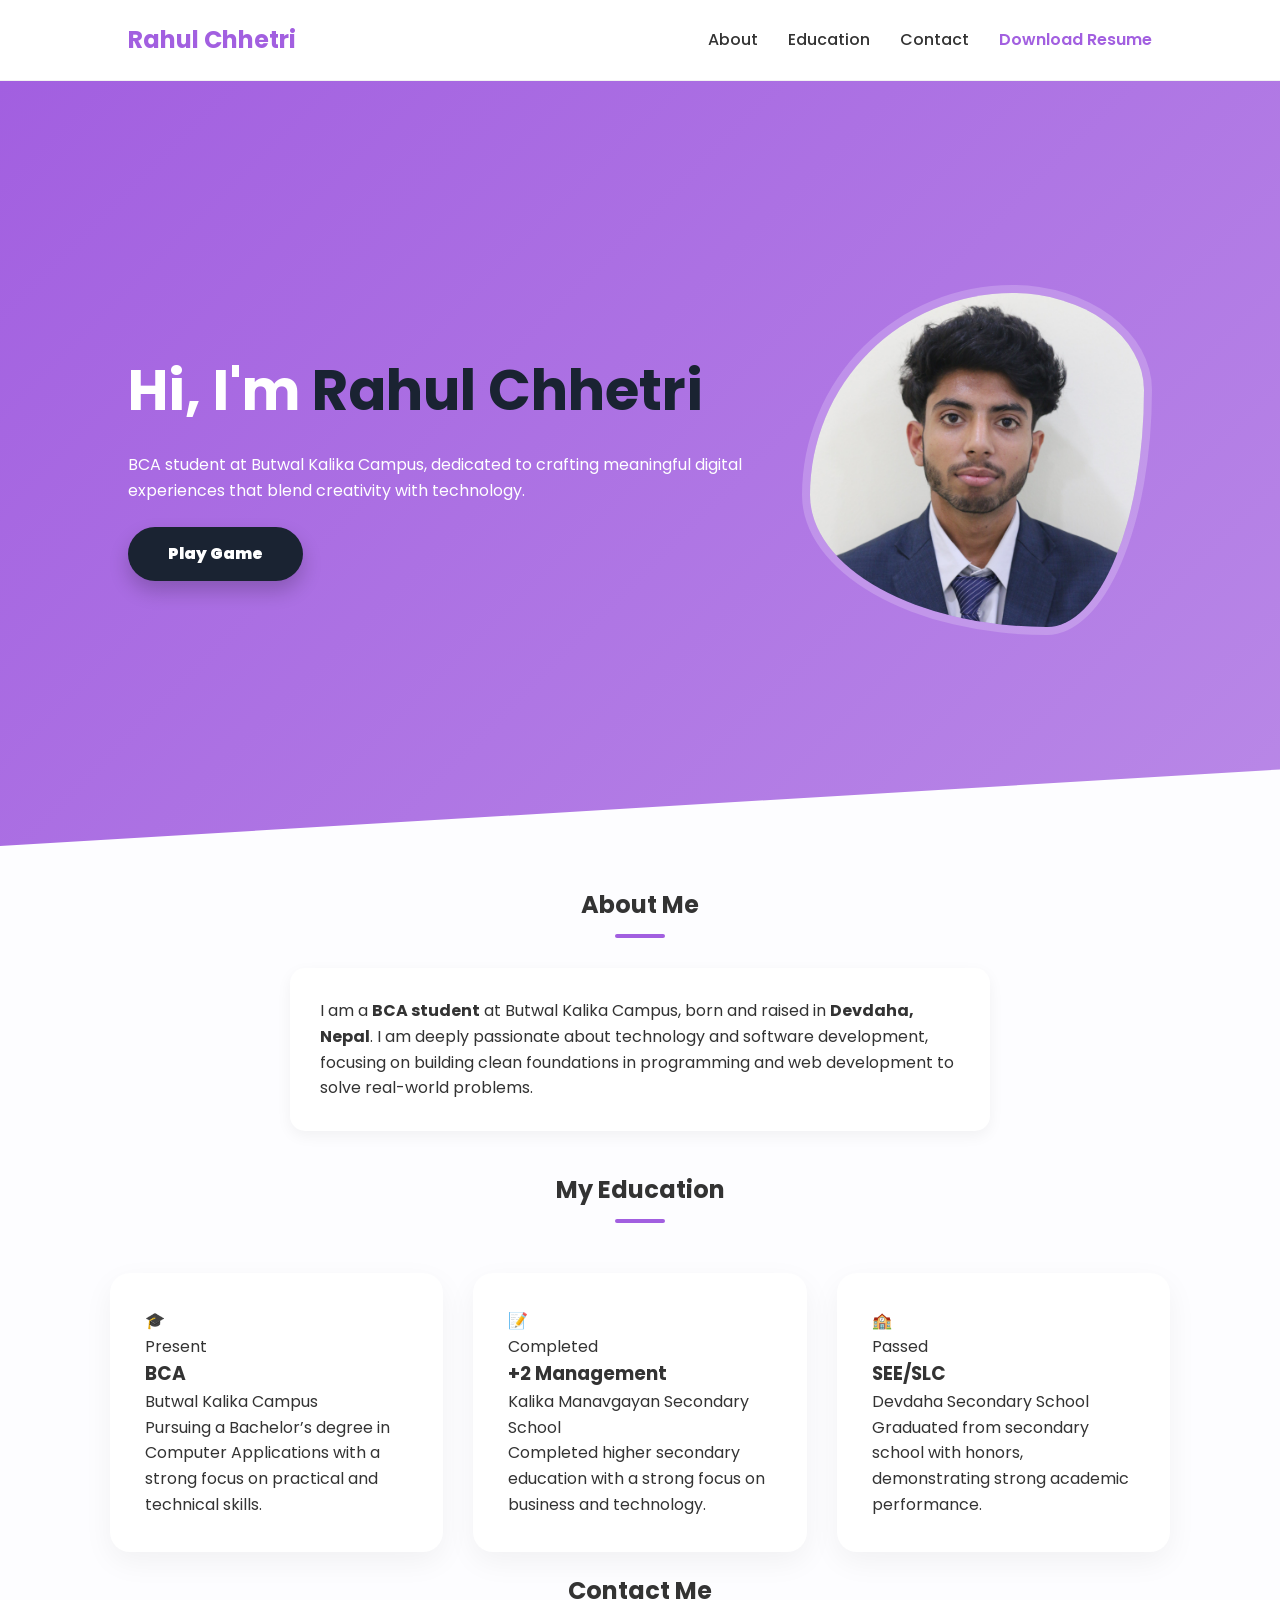
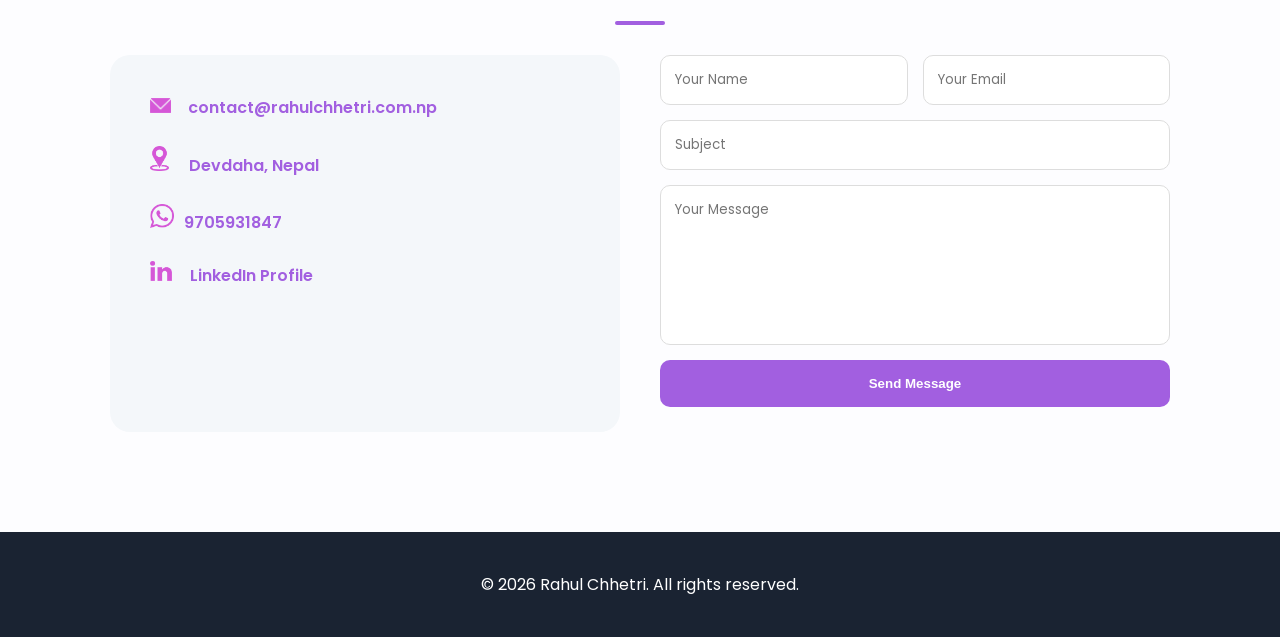
<file: index.html>
<!doctype html>
<html lang="en">
    <head>
        <meta charset="UTF-8" />
        <meta name="viewport" content="width=device-width, initial-scale=1.0" />
        <title>Rahul Chhetri | Portfolio</title>
        <link rel="stylesheet" href="style.css" />
        <link
            href="https://fonts.googleapis.com/css2?family=Poppins:wght@300;400;600;700&display=swap"
            rel="stylesheet"
        />
    </head>
    <body>
        <header>
            <nav>
                <h3 class="name">Rahul Chhetri</h3>

                <input type="checkbox" id="check" />
                <label for="check" class="checkbtn">
                    <span>☰</span>
                </label>

                <ul class="nav-links">
                    <li><a href="#about">About</a></li>
                    <li><a href="#education">Education</a></li>
                    <li><a href="#contact">Contact</a></li>
                    <li>
                        <a
                            href="My Resume.pdf"
                            download="Rahul_Chhetri_Resume"
                            class="res-link"
                            >Download Resume</a
                        >
                    </li>
                </ul>
            </nav>
        </header>

        <main>
            <section class="hero">
                <div class="hero-content">
                    <h1>
                        Hi, I'm <span class="highlight">Rahul Chhetri</span>
                    </h1>
                    <p>
                        BCA student at Butwal Kalika Campus, dedicated to
                        crafting meaningful digital experiences that blend
                        creativity with technology.
                    </p>
                    <div class="hero-btns">
                        <a href="snake.html" class="btn-main">Play Game </a>
                    </div>
                </div>
                <div class="hero-img-container">
                    <img src="rahulpic.jpeg" alt="Rahul Chhetri" />
                </div>
            </section>

            <section id="about" class="about-section">
                <div class="section-title">
                    <h2>About Me</h2>
                    <div class="purple-line"></div>
                </div>
                <div class="about-card">
                    <p>
                        I am a <b>BCA student</b> at Butwal Kalika Campus, born
                        and raised in <b>Devdaha, Nepal</b>. I am deeply
                        passionate about technology and software development,
                        focusing on building clean foundations in programming
                        and web development to solve real-world problems.
                    </p>
                </div>
            </section>

            <section id="education" class="education-section">
                <div class="section-title">
                    <h2>My Education</h2>
                    <div class="purple-line"></div>
                </div>
                <div class="education-grid">
                    <div class="edu-card">
                        <div class="edu-icon">🎓</div>
                        <span class="edu-date">Present</span>
                        <h3>BCA</h3>
                        <p class="school">Butwal Kalika Campus</p>
                        <p class="description">
                            Pursuing a Bachelor’s degree in Computer
                            Applications with a strong focus on practical and
                            technical skills.
                        </p>
                    </div>

                    <div class="edu-card">
                        <div class="edu-icon">📝</div>
                        <span class="edu-date">Completed</span>
                        <h3>+2 Management</h3>
                        <p class="school">Kalika Manavgayan Secondary School</p>
                        <p class="description">
                            Completed higher secondary education with a strong
                            focus on business and technology.
                        </p>
                    </div>

                    <div class="edu-card">
                        <div class="edu-icon">🏫</div>
                        <span class="edu-date">Passed</span>
                        <h3>SEE/SLC</h3>
                        <p class="school">Devdaha Secondary School</p>
                        <p class="description">
                            Graduated from secondary school with honors,
                            demonstrating strong academic performance.
                        </p>
                    </div>
                </div>
            </section>

            <section id="contact" class="contact-section">
                <div class="section-title">
                    <h2>Contact Me</h2>
                    <div class="purple-line"></div>
                </div>
                <div class="contact-container">
                    <div class="contact-info">
                        <div class="info-item">
                            <img
                                class="mail"
                                src="Mail logo.png"
                                alt="mail logo"
                            /><a
                                href="mailto:contact@rahulchhetri.com.np"
                                class="link-item"
                                >contact@rahulchhetri.com.np</a
                            >
                        </div>
                        <br />
                        <div class="info-item">
                            <img
                                class="location"
                                src="location.png"
                                alt="location logo"
                            /><a
                                href="https://www.google.com/maps/place/Devdaha+Municipality/@27.6486578,83.4813904,12z/data=!3m1!4b1!4m6!3m5!1s0x3996823a5bbc88a3:0x76486fa8dca07f89!8m2!3d27.6588144!4d83.570964!16s%2Fm%2F02q8yq3?entry=ttu&g_ep=EgoyMDI2MDUxNy4wIKXMDSoASAFQAw%3D%3D"
                                class="link-item"
                            >
                                Devdaha, Nepal</a
                            >
                        </div>
                        <br />
                        <div class="info-item">
                            <img
                                class="number"
                                src="Whatsapp logo.png"
                                alt="Phone logo"
                            /><a href="tel:+9779705931847" class="link-item"
                                >9705931847</a
                            >
                        </div>
                        <br />
                        <div class="info-item">
                            <img
                                class="link"
                                src="Linkdin logo.png"
                                alt="linkdin logo"
                            />
                            <a
                                href="https://www.linkedin.com/in/rahulchhetri-/"
                                target="_blank"
                                class="link-item"
                            >
                                LinkedIn Profile</a
                            >
                        </div>
                    </div>

                    <form
                        id="contact-form"
                        action="https://formspree.io/f/mlgwlgpo"
                        method="POST"
                        class="contact-form"
                    >
                        <div class="form-row">
                            <input
                                type="text"
                                name="name"
                                placeholder="Your Name"
                                required
                            />
                            <input
                                type="email"
                                name="email"
                                placeholder="Your Email"
                                required
                            />
                        </div>
                        <input
                            type="text"
                            name="subject"
                            placeholder="Subject"
                        />
                        <textarea
                            name="message"
                            placeholder="Your Message"
                            required
                        ></textarea>
                        <button type="submit" id="submit-btn">
                            Send Message
                        </button>
                        <p
                            id="form-status"
                            style="margin-top: 10px; font-weight: 600"
                        ></p>
                    </form>
                </div>
                <div id="popup">
                    <div class="popup-content">
                        <img src="20 83.png" alt="Happy New Year" class="hny" />
                        <button class="close-text" onclick="closePopup()">
                            Close
                        </button>
                    </div>
                </div>
            </section>
        </main>

        <footer>
            <p>© 2026 Rahul Chhetri. All rights reserved.</p>
        </footer>
        <script src="script.js"></script>
    </body>
</html>
</file>
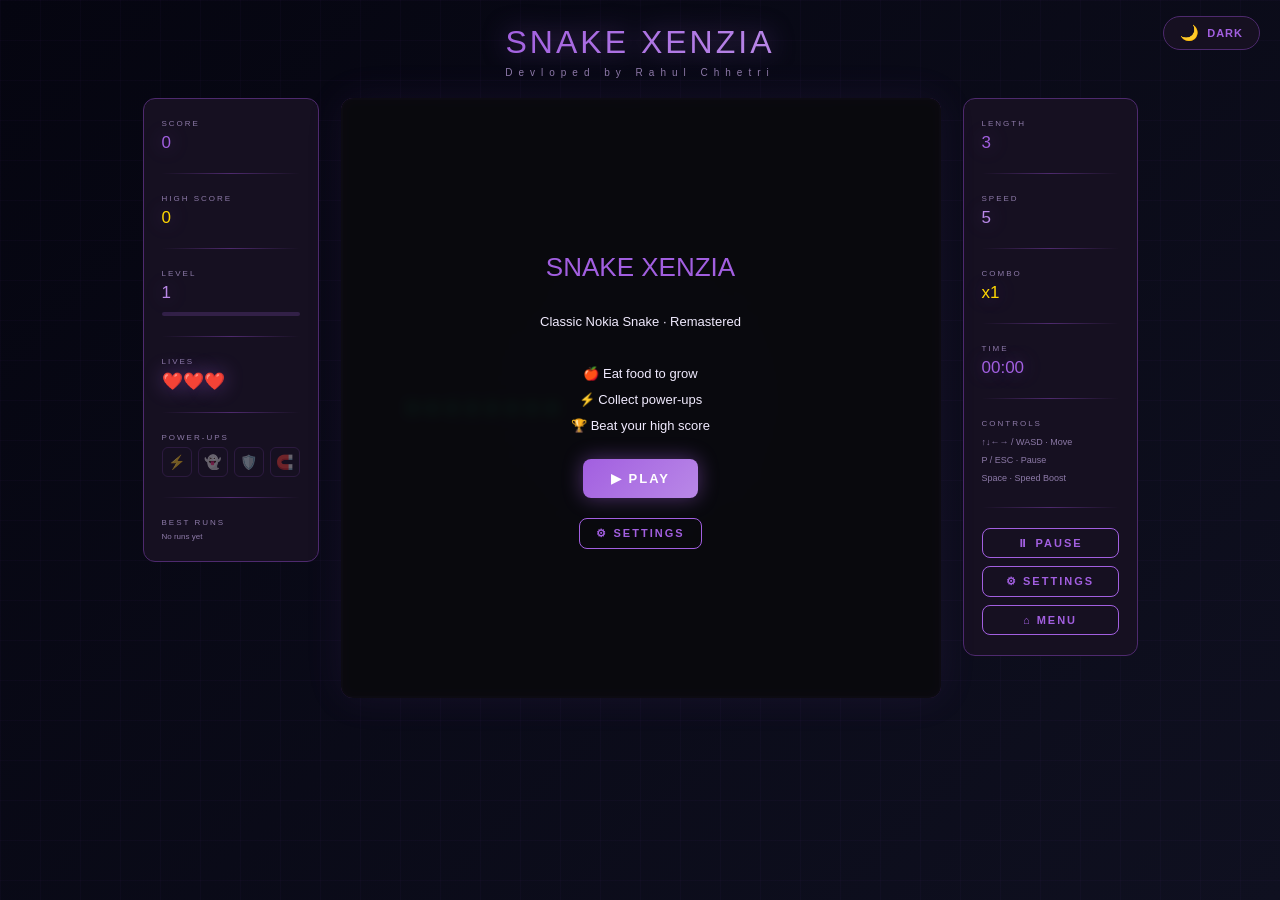
<file: snake.html>
<!DOCTYPE html>
<html lang="en">
<head>
<meta charset="UTF-8">
<meta name="viewport" content="width=device-width, initial-scale=1.0, user-scalable=no">
<title>Snake Xenzia</title>
<link rel="stylesheet" href="snakestyle.css">
<link href="https://fonts.googleapis.com/css2?family=Press+Start+2P&family=Orbitron:wght@400;700;900&display=swap" rel="stylesheet">
</head>
<body>

<div id="app">
  <header>
    <div class="title">SNAKE XENZIA</div>
    <div class="subtitle">Devloped by Rahul Chhetri</div>
    <button class="theme-toggle" onclick="toggleTheme()" id="themeBtn">
  <span class="toggle-icon">🌙</span>
  <span id="themeLabel">DARK</span>
</button>
  </header>

  <div class="game-wrapper">
    <!-- Left Panel -->
    <div class="side-panel" id="leftPanel">
      <div class="stat-block">
        <div class="stat-label">Score</div>
        <div class="stat-value" id="scoreDisplay">0</div>
      </div>
      <div class="divider"></div>
      <div class="stat-block">
        <div class="stat-label">High Score</div>
        <div class="stat-value gold" id="hiScoreDisplay">0</div>
      </div>
      <div class="divider"></div>
      <div class="stat-block">
        <div class="stat-label">Level</div>
        <div class="stat-value cyan" id="levelDisplay">1</div>
        <div class="level-indicator">
          <div class="level-bar-bg">
            <div class="level-bar-fill" id="levelBar" style="width:0%"></div>
          </div>
        </div>
      </div>
      <div class="divider"></div>
      <div class="stat-block">
        <div class="stat-label">Lives</div>
        <div class="stat-value" id="livesDisplay">❤️️❤️️❤️️</div>
      </div>
      <div class="divider"></div>
      <div class="stat-block">
        <div class="stat-label">Power-ups</div>
        <div class="powerup-slots" id="powerupSlots">
          <div class="powerup-slot" title="Speed Boost">⚡</div>
          <div class="powerup-slot" title="Ghost Mode">👻</div>
          <div class="powerup-slot" title="Shield">🛡️</div>
          <div class="powerup-slot" title="Magnet">🧲</div>
        </div>
      </div>
      <div class="divider"></div>
      <div class="stat-block">
        <div class="stat-label">Best Runs</div>
        <div class="leaderboard" id="leaderboard"></div>
      </div>
    </div>

    <!-- Canvas -->
    <div class="canvas-container" id="canvasContainer">
      <canvas id="gameCanvas"></canvas>

      <!-- Start Screen -->
      <div class="overlay" id="startOverlay">
        <div class="overlay-title green">SNAKE XENZIA</div>
        <div class="overlay-score">
          Classic Nokia Snake · Remastered<br><br>
          🍎 Eat food to grow<br>
          ⚡ Collect power-ups<br>
          🏆 Beat your high score
        </div>
        <button class="btn btn-primary" onclick="startGame()">▶ PLAY</button>
        <button class="btn btn-secondary btn-sm" onclick="showSettings()">⚙ SETTINGS</button>
      </div>

      <!-- Pause Screen -->
      <div class="overlay hidden" id="pauseOverlay">
        <div class="overlay-title" style="color:var(--accent2)">PAUSED</div>
        <button class="btn btn-primary" onclick="resumeGame()">▶ RESUME</button>
        <button class="btn btn-secondary btn-sm" onclick="restartGame()">↺ RESTART</button>
        <button class="btn btn-secondary btn-sm" onclick="goMenu()">⌂ MENU</button>
      </div>

      <!-- Game Over Screen -->
      <div class="overlay hidden" id="gameOverOverlay">
        <div class="overlay-title red">GAME OVER</div>
        <div class="overlay-score" id="finalScoreText"></div>
        <button class="btn btn-primary" onclick="restartGame()">▶ PLAY AGAIN</button>
        <button class="btn btn-secondary btn-sm" onclick="goMenu()">⌂ MENU</button>
      </div>

      <!-- Level Up Screen -->
      <div class="overlay hidden" id="levelUpOverlay">
        <div class="overlay-title gold">LEVEL UP!</div>
        <div class="overlay-score" id="levelUpText"></div>
      </div>
    </div>

    <!-- Right Panel -->
    <div class="side-panel" id="rightPanel">
      <div class="stat-block">
        <div class="stat-label">Length</div>
        <div class="stat-value" id="lengthDisplay">3</div>
      </div>
      <div class="divider"></div>
      <div class="stat-block">
        <div class="stat-label">Speed</div>
        <div class="stat-value cyan" id="speedDisplay">5</div>
      </div>
      <div class="divider"></div>
      <div class="stat-block">
        <div class="stat-label">Combo</div>
        <div class="stat-value gold" id="comboDisplay">x1</div>
      </div>
      <div class="divider"></div>
      <div class="stat-block">
        <div class="stat-label">Time</div>
        <div class="stat-value" id="timeDisplay">00:00</div>
      </div>
      <div class="divider"></div>
      <div class="stat-block">
        <div class="stat-label">Controls</div>
        <div style="font-size:9px;color:var(--muted);line-height:2">
          ↑↓←→ / WASD · Move<br>
          P / ESC · Pause<br>
          Space · Speed Boost
        </div>
      </div>
      <div class="divider"></div>
      <div style="display:flex;flex-direction:column;gap:8px;">
        <button class="btn btn-secondary btn-sm" onclick="togglePause()" id="pauseBtn">⏸ PAUSE</button>
        <button class="btn btn-secondary btn-sm" onclick="showSettings()">⚙ SETTINGS</button>
        <button class="btn btn-secondary btn-sm" onclick="goMenu()">⌂ MENU</button>
      </div>
    </div>
  </div>

  <!-- Mobile Controls -->
  <div id="mobileControls">
    <div class="ctrl-row">
      <div class="ctrl-btn" id="btnUp" ontouchstart="mobileDir('UP')" ontouchend="mobileRelease('UP')">▲</div>
    </div>
    <div class="ctrl-row">
      <div class="ctrl-btn" id="btnLeft" ontouchstart="mobileDir('LEFT')" ontouchend="mobileRelease('LEFT')">◀</div>
      <div class="ctrl-btn" id="btnDown" ontouchstart="mobileDir('DOWN')" ontouchend="mobileRelease('DOWN')">▼</div>
      <div class="ctrl-btn" id="btnRight" ontouchstart="mobileDir('RIGHT')" ontouchend="mobileRelease('RIGHT')">▶</div>
    </div>
    <div class="ctrl-row">
      <div class="ctrl-btn" style="width:128px;font-size:13px;letter-spacing:1px" ontouchstart="togglePause()">⏸ PAUSE</div>
    </div>
  </div>

  <!-- Settings Panel -->
  <div id="settingsPanel" style="display:none;">
    <div class="settings-title">⚙ SETTINGS & CUSTOMIZATION</div>
    <div class="settings-grid">

      <div class="setting-group">
        <div class="setting-label">Quality</div>
        <select class="setting-select" id="qualitySelect">
          <option value="ultra">Ultra (Particles + Glow + Shadows)</option>
          <option value="high" selected>High (Particles + Glow)</option>
          <option value="medium">Medium (Basic Effects)</option>
          <option value="low">Low (Minimal)</option>
        </select>
      </div>

      <div class="setting-group">
        <div class="setting-label">Difficulty</div>
        <select class="setting-select" id="diffSelect">
          <option value="easy">Easy (Slow, Walls = Safe)</option>
          <option value="normal" selected>Normal</option>
          <option value="hard">Hard (Fast, No Ghost)</option>
          <option value="extreme">Extreme (Death on wall)</option>
        </select>
      </div>

      <div class="setting-group">
        <div class="setting-label">Snake Skin</div>
        <select class="setting-select" id="skinSelect">
          <option value="neon">Neon Green</option>
          <option value="fire">Fire</option>
          <option value="ice">Ice Blue</option>
          <option value="gold">Golden</option>
          <option value="rainbow">Rainbow</option>
          <option value="classic">Classic Nokia</option>
        </select>
      </div>

      <div class="setting-group">
        <div class="setting-label">Board Theme</div>
        <select class="setting-select" id="boardThemeSelect">
          <option value="dark">Dark Space</option>
          <option value="matrix">Matrix Grid</option>
          <option value="retro">Retro Nokia</option>
          <option value="neon">Neon City</option>
        </select>
      </div>

      <div class="setting-group">
        <div class="setting-label">Initial Speed</div>
        <div class="range-row">
          <input type="range" class="setting-range" id="speedRange" min="1" max="10" value="5">
          <span class="range-val" id="speedVal">5</span>
        </div>
      </div>

      <div class="setting-group">
        <div class="setting-label">Grid Size</div>
        <select class="setting-select" id="gridSelect">
          <option value="small">Small (20x20)</option>
          <option value="medium" selected>Medium (30x30)</option>
          <option value="large">Large (40x40)</option>
        </select>
      </div>

      <div class="setting-group">
        <div class="setting-label">Starting Lives</div>
        <div class="range-row">
          <input type="range" class="setting-range" id="livesRange" min="1" max="5" value="3">
          <span class="range-val" id="livesVal">3</span>
        </div>
      </div>

      <div class="setting-group">
        <div class="setting-label">Food Count</div>
        <div class="range-row">
          <input type="range" class="setting-range" id="foodRange" min="1" max="5" value="2">
          <span class="range-val" id="foodVal">2</span>
        </div>
      </div>

      <div class="setting-group">
        <div class="setting-label">Power-ups</div>
        <select class="setting-select" id="powerupSelect">
          <option value="on">Enabled</option>
          <option value="off">Disabled</option>
        </select>
      </div>

      <div class="setting-group">
        <div class="setting-label">Wall Mode</div>
        <select class="setting-select" id="wallSelect">
          <option value="wrap">Wrap Around</option>
          <option value="die">Die on Wall</option>
        </select>
      </div>

      <div class="setting-group">
        <div class="setting-label">Show Grid Lines</div>
        <select class="setting-select" id="gridLineSelect">
          <option value="on">Show</option>
          <option value="off">Hide</option>
        </select>
      </div>

      <div class="setting-group">
        <div class="setting-label">Player Name</div>
        <input type="text" class="setting-input" id="playerNameInput" value="PLAYER" maxlength="10">
      </div>

    </div>
    <div style="margin-top:20px;display:flex;gap:12px;flex-wrap:wrap">
      <button class="btn btn-primary" onclick="applySettings()">✓ APPLY & PLAY</button>
      <button class="btn btn-secondary" onclick="hideSettings()">✕ CANCEL</button>
      <button class="btn btn-secondary btn-sm" onclick="resetSettings()">↺ RESET DEFAULTS</button>
    </div>
  </div>
</div>

<div id="toast"></div>
<script src="snakescript.js"></script>

</body>
</html>
</file>
<file: style.css>
:root {
  --primary: rgb(162, 95, 224);
  --primary-light: rgb(185, 136, 231);
  --dark: #1a2332;
  --bg: #fdfdff;
  --text: #333;
}

* { margin: 0; padding: 0; box-sizing: border-box; }
html { scroll-behavior: smooth; }
body { font-family: 'Poppins', sans-serif; background-color: var(--bg); color: var(--text); line-height: 1.6; overflow-x: hidden; }

header { position: sticky; top: 0; z-index: 1000; background: white; border-bottom: 1px solid rgba(0,0,0,0.05); }
nav { display: flex; justify-content: space-between; align-items: center; padding: 0 10%; height: 80px; }
.name { font-size: 1.5rem; color: var(--primary); font-weight: 700; }
.name span { color: var(--dark); }

.nav-links { display: flex; list-style: none; align-items: center; }
.nav-links li a { text-decoration: none; color: var(--text); margin-left: 30px; font-weight: 500; transition: 0.3s; }
.nav-links li a:hover { color: var(--primary); }
.res-link { color: var(--primary) !important; font-weight: 600 !important; }

#check { display: none; }
.checkbtn { font-size: 30px; color: var(--primary); cursor: pointer; display: none; }

.hero {
  background: linear-gradient(135deg, var(--primary), var(--primary-light));
  min-height: 85vh; display: flex; align-items: center; justify-content: space-between;
  padding: 0 10%; clip-path: polygon(0 0, 100% 0, 100% 90%, 0 100%); color: white;
}

.hero-content h1 { font-size: clamp(2.2rem, 5vw, 3.5rem); margin-bottom: 1rem; }
.highlight { color: var(--dark); }
.btn-main {
  display: inline-block; padding: 14px 40px; background: var(--dark); color: white;
  text-decoration: none; border-radius: 50px; margin-top: 1.5rem; font-weight: 1000;
  box-shadow: 0 10px 20px rgba(0,0,0,0.2); transition: 0.3s;
}
.btn-main:hover { transform: translateY(-3px); background: #000; }

.hero-img-container img {
  width: clamp(250px, 30vw, 350px); height: clamp(250px, 30vw, 350px);
  border-radius: 60% 40% 30% 70% / 60% 30% 70% 40%;
  border: 8px solid rgba(255,255,255,0.2); object-fit: cover;
  animation: morph 6s ease-in-out infinite;
}

@keyframes morph {
  0%, 100% { border-radius: 60% 40% 30% 70% / 60% 30% 70% 40%; }
  50% { border-radius: 30% 60% 70% 40% / 50% 60% 30% 60%; }
}

/* Updated About Me Styles */
.about-section { padding: 40px 10%; }
.section-title { text-align: center; margin-bottom: 30px; }
.purple-line { width: 50px; height: 4px; background: var(--primary); margin: 10px auto; border-radius: 2px; }

.about-card { 
  max-width: 700px; 
  margin: 0 auto; 
  background: white;
  padding: 30px;
  border-radius: 15px;
  box-shadow: 0 5px 15px rgba(0,0,0,0.05);
  text-align: left; 
}

.education-grid {
  display: grid; grid-template-columns: repeat(auto-fit, minmax(280px, 1fr));
  gap: 30px; max-width: 1100px; margin: 0 auto; padding: 20px;
}
.edu-card { background: white; padding: 35px; border-radius: 20px; box-shadow: 0 10px 30px rgba(0,0,0,0.05); }
.edu-card:hover { transform: translateY(-10px); border-bottom: 4px solid var(--primary); }

.contact-container { display: grid; grid-template-columns: repeat(auto-fit, minmax(300px, 1fr)); gap: 40px; max-width: 1100px; margin: 0 auto; padding: 0 20px; }
.contact-info { background: #f4f7fa; padding: 40px; border-radius: 20px; }
.link-item { text-decoration: none; color: var(--primary); font-weight: 600;}
.contact-form { display: flex; flex-direction: column; gap: 15px;  }
.form-row { display: flex; gap: 15px; }
input, textarea { padding: 14px; border: 1px solid #ddd; border-radius: 10px; width: 100%; font-family: inherit; }
textarea { height: 160px; resize: none; }
.contact-form button { background: var(--primary); color: white; border: none; padding: 16px; border-radius: 10px; font-weight: 700; cursor: pointer; transition: 0.3s; }

footer { background: var(--dark); color: white; text-align: center; padding: 40px; margin-top: 100px; }

.one{
  text-decoration: none;
  color: black;
}
.link{
  margin-right: 14px;
  height: 20px;
}
.number{
  margin-right: 10px;
  height: 24px;
}
.location{
  margin-right: 16px;
  height: 25px;
}
.mail{ 
  margin-right: 17px;
  height: 15px;
}
body.lock-scroll {
  overflow: hidden;
}

#popup {
  position: fixed;
  top: 0;
  left: 0;
  width: 100%;
  height: 100%;
  overflow-y: auto;
  padding-top: 60px;

  background: rgba(0, 0, 0, 0);
  backdrop-filter: blur(10px);

  display: flex;
  justify-content: center;
  align-items: flex-start;

  opacity: 0;
  transform: scale(1.1);
  transition: 0.4s ease;

  z-index: 9999;
}

#popup.show {
  opacity: 1;
  transform: scale(1);
}


.popup-content {
  position: relative;
  backdrop-filter: blur(20px);
  border: none;
  box-shadow: none;

  border-radius: 15px;
  text-align: center;

  color: white;

  animation: pop 0.5s ease;
  margin: 40px 0;

  display: flex;
  flex-direction: column;
  align-items: center;
}

.popup-content img {
  display: block;
  margin-top: 0vh;
  padding-top: 0vh;
  width: 100%;
  max-width: 350px;
  border-radius: 10px;
}

.close-text {
  margin-top: 20px;
  background: none;
  border: none;
  color: #ffffff;
  text-shadow:  0 0 8px rgba(255,255,255,0.3);
  font-size: 17px;
  font-weight: 500;

  cursor: pointer;
  transition: 0.2s ease;
}

@keyframes pop {
  0% {
    transform: scale(0.7);
    opacity: 0;
  }
  100% {
    transform: scale(1);
    opacity: 1;
  }
}
@media (max-width: 858px) {
  .checkbtn { display: block; }
  .nav-links {
    position: fixed; width: 100%; height: 100vh; background: var(--dark);
    top: 80px; left: -100%; text-align: center; transition: all .5s;
    flex-direction: column; padding-top: 50px;
  }
  .nav-links li { margin: 25px 0; }
  .nav-links li a { margin: 0; font-size: 20px; color: white; }
  #check:checked ~ .nav-links { left: 0; }
  .hero { flex-direction: column-reverse; text-align: center; padding: 80px 5% 60px; clip-path: none; }
  .form-row { flex-direction: column; }
  .link{
  margin-right: 14px;
  height: 20px;
}
.number{
  margin-right: 12px;
  height: 19px;
}
.location{
  margin-right: 13px;
  height: 21px;
}
.mail{
  margin-right: 14px;
  height: 12px;
}
.link{
  margin-right: 11px;
  height: 15px;
}
.link-item { text-decoration: none; color: var(--primary); font-weight: 600; font-size: 14px;}
.contact-container { display: grid; grid-template-columns: repeat(auto-fit, minmax(300px, 1fr)); gap: 40px; max-width: 1100px; margin: 0 auto; padding: 0 18px; }
.contact-info { background: #f4f7fa; padding: 21px; border-radius: 20px; }
#popup{
  align-items: center;
}
}
</file>
<file: snakestyle.css>
:root{
  --bg:#140712;
  --panel:#161021;
  --border:rgb(78,42,110);
  --accent:rgb(162,95,224);
  --accent2:rgb(185,136,231);
  --accent3:rgb(224,95,162);
  --gold:#ffd700;
  --text:#f1ebff;
  --muted:#8d7aa8;
  --glow:0 0 20px rgba(162,95,224,.45);
  --glow2:0 0 20px rgba(185,136,231,.45);
  --cell:20px;
}

/* Light Mode — same purple theme */
body.light-mode {
  --bg:#f0eaf8;
  --panel:#ffffff;
  --border:rgb(180,140,220);
  --accent:rgb(130,60,200);
  --accent2:rgb(155,100,210);
  --accent3:rgb(200,60,140);
  --gold:#b8860b;
  --text:#1a0a2e;
  --muted:#6b4f8a;
  --glow:0 0 20px rgba(130,60,200,.25);
  --glow2:0 0 20px rgba(155,100,210,.25);
}

body.light-mode::before{
  background-image:
    linear-gradient(rgba(130,60,200,0.05) 1px, transparent 1px),
    linear-gradient(90deg, rgba(130,60,200,0.05) 1px, transparent 1px);
}

*{ margin:0; padding:0; box-sizing:border-box; }

html, body{
  overflow-x:hidden;
  max-width:100%;
  touch-action:manipulation;
}

body{
  background:var(--bg);
  color:var(--text);
  font-family:'Poppins',sans-serif;
  min-height:100vh;
  transition:background .3s, color .3s;
  display:flex;
  flex-direction:column;
  align-items:center;
  overflow-y:auto;
}

body::before{
  content:'';
  position:fixed;
  inset:0;
  background-image:
    linear-gradient(rgba(162,95,224,0.03) 1px, transparent 1px),
    linear-gradient(90deg, rgba(162,95,224,0.03) 1px, transparent 1px);
  background-size:40px 40px;
  pointer-events:none;
  z-index:0;
}

#app{
  position:relative;
  z-index:1;
  width:100%;
  max-width:1300px;
  padding:16px 20px;
  display:flex;
  flex-direction:column;
  align-items:center;
  gap:16px;
}

/* Header */
header{
  text-align:center;
  padding:8px 0 4px;
  position:relative;
  width:100%;
  display:flex;
  flex-direction:column;
  align-items:center;
}

/* Theme Toggle Button */
.theme-toggle{
  position:absolute;
  right:0;
  top:0;
  background:var(--panel);
  border:1px solid var(--border);
  border-radius:50px;
  padding:7px 16px;
  cursor:pointer;
  font-size:11px;
  color:var(--accent);
  letter-spacing:1px;
  font-family:'Poppins',sans-serif;
  font-weight:600;
  transition:.2s;
  display:flex;
  align-items:center;
  gap:7px;
  white-space:nowrap;
  user-select:none;
}
.theme-toggle:hover{
  background:rgba(162,95,224,.12);
  transform:translateY(-1px);
}
.theme-toggle .toggle-icon{ font-size:15px; }

.title{
  font-family:'Poppins',sans-serif;
  font-size:clamp(18px,4vw,32px);
  background:linear-gradient(135deg, var(--accent), var(--accent2));
  -webkit-background-clip:text;
  -webkit-text-fill-color:transparent;
  background-clip:text;
  filter:drop-shadow(0 0 12px rgba(162,95,224,.5));
  letter-spacing:3px;
}

.subtitle{
  font-size:10px;
  color:var(--muted);
  letter-spacing:6px;
  margin-top:6px;
}

/* Game Layout */
.game-wrapper{
  display:flex;
  gap:22px;
  align-items:flex-start;
  width:100%;
  justify-content:center;
}

.side-panel{
  background:var(--panel);
  border:1px solid var(--border);
  border-radius:12px;
  padding:20px 18px;
  min-width:175px;
  max-width:195px;
  flex-shrink:0;
  display:flex;
  flex-direction:column;
  gap:20px;
  transition:background .3s, border-color .3s;
}

.stat-block{ display:flex; flex-direction:column; gap:5px; }

.stat-label{
  font-size:8px;
  color:var(--muted);
  letter-spacing:2px;
  text-transform:uppercase;
}

.stat-value{
  font-family:'Poppins',sans-serif;
  font-size:17px;
  color:var(--accent);
  text-shadow:var(--glow);
}
.stat-value.gold{ color:var(--gold); }
.stat-value.cyan{ color:var(--accent2); }

.divider{
  height:1px;
  background:linear-gradient(90deg, transparent, var(--border), transparent);
}

/* Canvas — bigger on desktop */
.canvas-container{
  position:relative;
  flex:1;
  min-width:0;
  max-width:600px;
}

canvas{ max-width:100%; height:auto; }

#gameCanvas{
  display:block;
  width:100%;
  border-radius:12px;
  border:2px solid var(--border);
  box-shadow:0 0 40px rgba(162,95,224,.08), inset 0 0 40px rgba(0,0,0,.6);
  image-rendering:pixelated;
  touch-action:none;
}

/* Overlays */
.overlay{
  position:absolute;
  inset:0;
  border-radius:12px;
  display:flex;
  flex-direction:column;
  align-items:center;
  justify-content:center;
  gap:20px;
  background:rgba(10,10,15,.92);
  backdrop-filter:blur(4px);
  z-index:10;
}
body.light-mode .overlay{ background:rgba(240,234,248,.92); }

.hidden{ display:none !important; }

.overlay-title{
  font-family:'Poppins',sans-serif;
  font-size:clamp(16px,3vw,26px);
  text-align:center;
  line-height:1.6;
}

.green{ color:var(--accent); }
.red{ color:var(--accent3); }
.gold{ color:var(--gold); }

.overlay-score{
  font-family:'Poppins',sans-serif;
  font-size:13px;
  color:var(--text);
  text-align:center;
  line-height:2;
}

/* Buttons */
.btn{
  font-family:'Poppins',sans-serif;
  font-weight:700;
  font-size:13px;
  letter-spacing:2px;
  padding:12px 28px;
  border:none;
  border-radius:8px;
  cursor:pointer;
  transition:.2s;
  text-transform:uppercase;
}
.btn:hover{ transform:translateY(-2px); }
.btn:active{ transform:scale(.96); }

.btn-primary{
  background:linear-gradient(135deg, rgb(162,95,224), rgb(185,136,231));
  color:#fff;
  box-shadow:var(--glow);
}
.btn-secondary{
  background:transparent;
  border:1px solid var(--accent);
  color:var(--accent);
}
.btn-sm{ font-size:11px; padding:8px 16px; }

/* Level bar */
.level-indicator{ margin-top:4px; }
.level-bar-bg{
  height:4px;
  background:rgba(162,95,224,.2);
  border-radius:2px;
  overflow:hidden;
}
.level-bar-fill{
  height:100%;
  background:var(--accent);
  border-radius:2px;
  transition:width .3s;
}

/* Power-up slots */
.powerup-slots{ display:flex; gap:6px; flex-wrap:wrap; }
.powerup-slot{
  width:30px;
  height:30px;
  border:1px solid var(--border);
  border-radius:6px;
  display:flex;
  align-items:center;
  justify-content:center;
  font-size:14px;
  opacity:.4;
  transition:.2s;
}
.powerup-slot.active{
  opacity:1;
  border-color:var(--accent);
  box-shadow:var(--glow);
}

/* Leaderboard */
.leaderboard{ display:flex; flex-direction:column; gap:5px; }
.lb-row{ display:flex; gap:6px; font-size:9px; align-items:center; }
.lb-rank{ color:var(--muted); width:20px; }
.lb-name{ color:var(--text); flex:1; }
.lb-score{ color:var(--accent); }

/* Settings Panel */
#settingsPanel{
  background:var(--panel);
  border:1px solid var(--border);
  border-radius:12px;
  padding:24px;
  width:100%;
  max-width:1300px;
  margin-top:8px;
  transition:background .3s;
}
.settings-title{
  font-size:14px;
  color:var(--accent);
  letter-spacing:2px;
  margin-bottom:20px;
}
.settings-grid{
  display:grid;
  grid-template-columns:repeat(auto-fill, minmax(220px, 1fr));
  gap:18px;
}
.setting-group{ display:flex; flex-direction:column; gap:6px; }
.setting-label{
  font-size:9px;
  color:var(--muted);
  letter-spacing:2px;
  text-transform:uppercase;
}
.setting-select, .setting-input{
  background:var(--bg);
  border:1px solid var(--border);
  border-radius:6px;
  color:var(--text);
  padding:8px 10px;
  font-size:11px;
  font-family:'Poppins',sans-serif;
  outline:none;
  transition:background .3s;
}
.setting-select:focus, .setting-input:focus{ border-color:var(--accent); }
.setting-range{ width:100%; accent-color:var(--accent); }
.range-row{ display:flex; align-items:center; gap:10px; }
.range-val{ font-size:12px; color:var(--accent); min-width:20px; }

/* Toast */
#toast{
  position:fixed;
  top:20px;
  left:50%;
  transform:translateX(-50%) translateY(-80px);
  background:var(--panel);
  border:1px solid var(--accent);
  border-radius:8px;
  padding:10px 20px;
  font-size:11px;
  color:var(--accent);
  box-shadow:var(--glow);
  transition:.3s;
  z-index:100;
}
#toast.show{ transform:translateX(-50%) translateY(0); }

/* Mobile Arrow Controls — REMOVED */
#mobileControls{ display:none !important; }

/* Responsive */
@media (max-width:900px){
  .game-wrapper{
    flex-direction:column;
    align-items:center;
    width:100%;
  }
  .side-panel{
    flex-direction:row;
    flex-wrap:wrap;
    justify-content:center;
    min-width:unset;
    max-width:100%;
    width:100%;
    gap:14px;
  }
  .side-panel .divider{ display:none; }
  .canvas-container{
    width:100%;
    max-width:100%;
    display:flex;
    justify-content:center;
    flex:none;
  }
  #gameCanvas{ max-width:100%; height:auto; }
  .theme-toggle{
    position:static;
    margin-top:10px;
  }
}
body{
    transition: background 0.4s ease, color 0.4s ease;
}

.game-container{
    transition: background 0.4s ease, box-shadow 0.4s ease;
}
</file>
